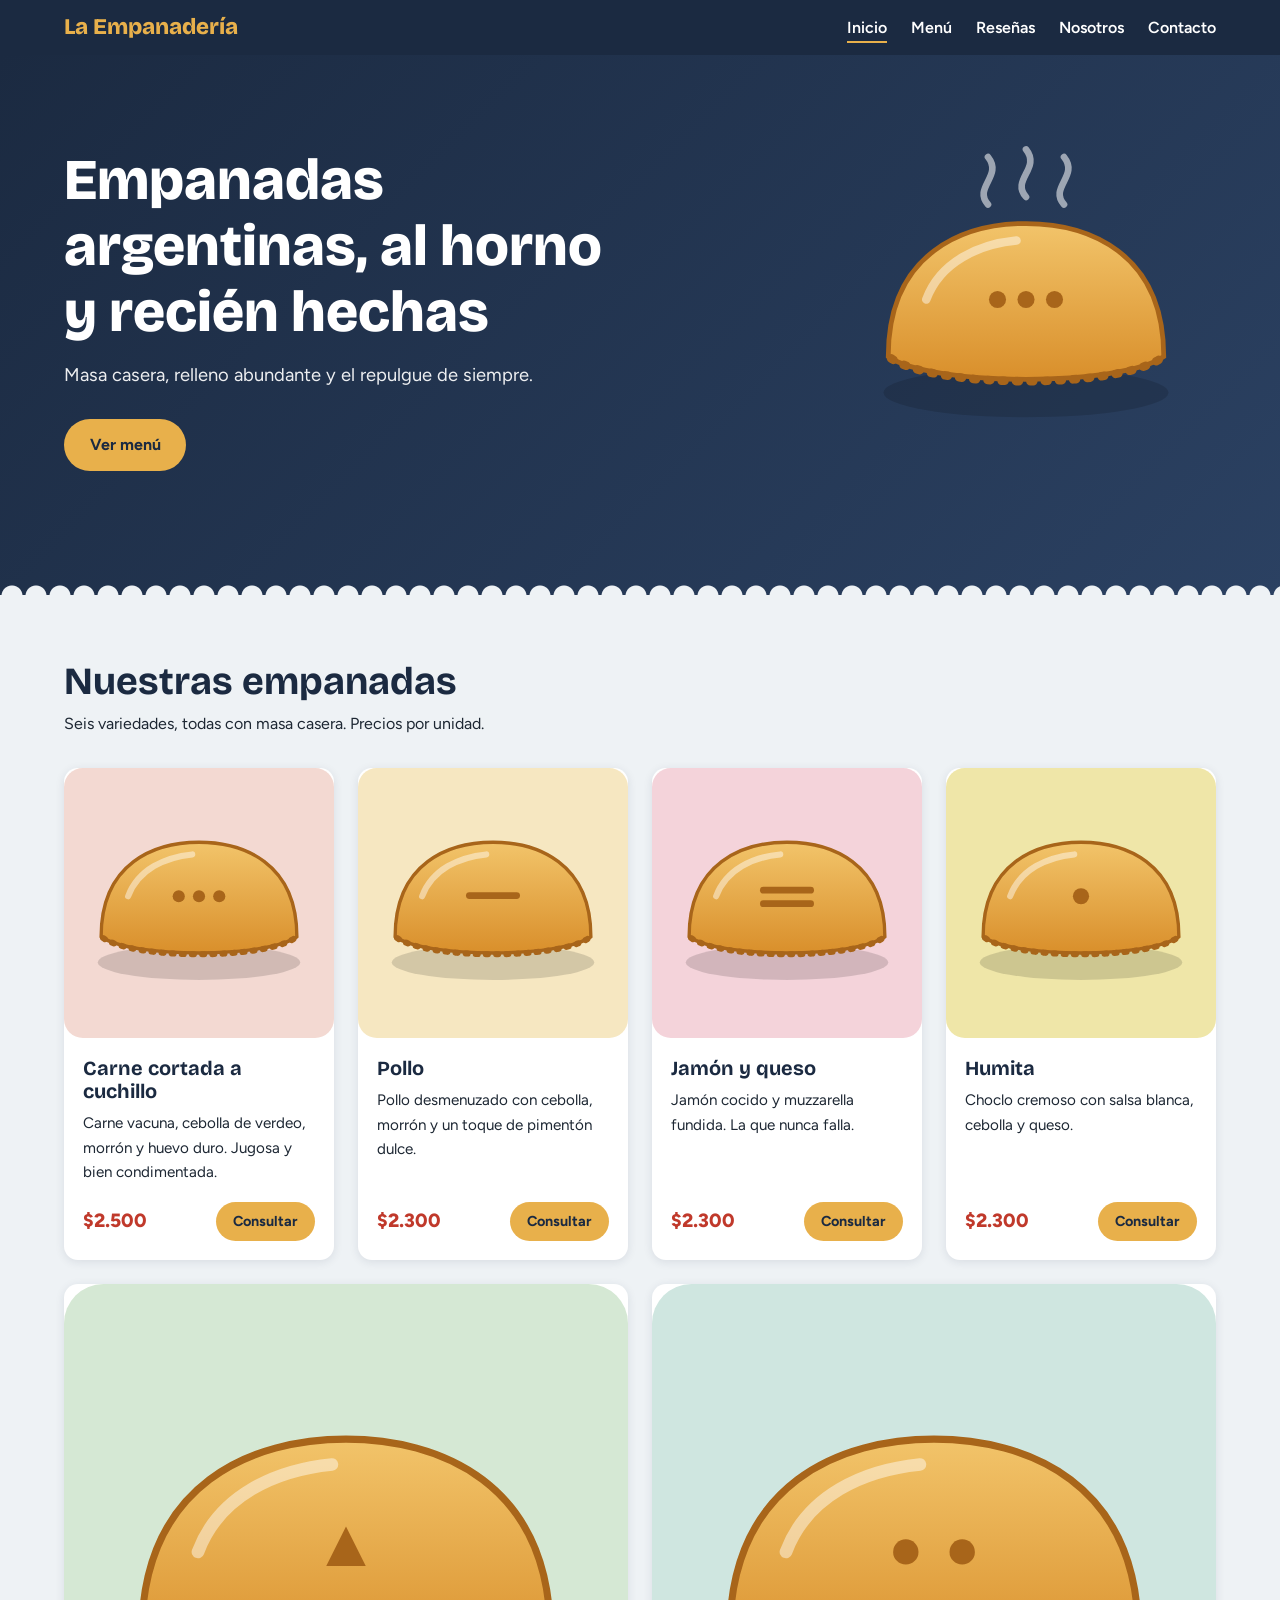
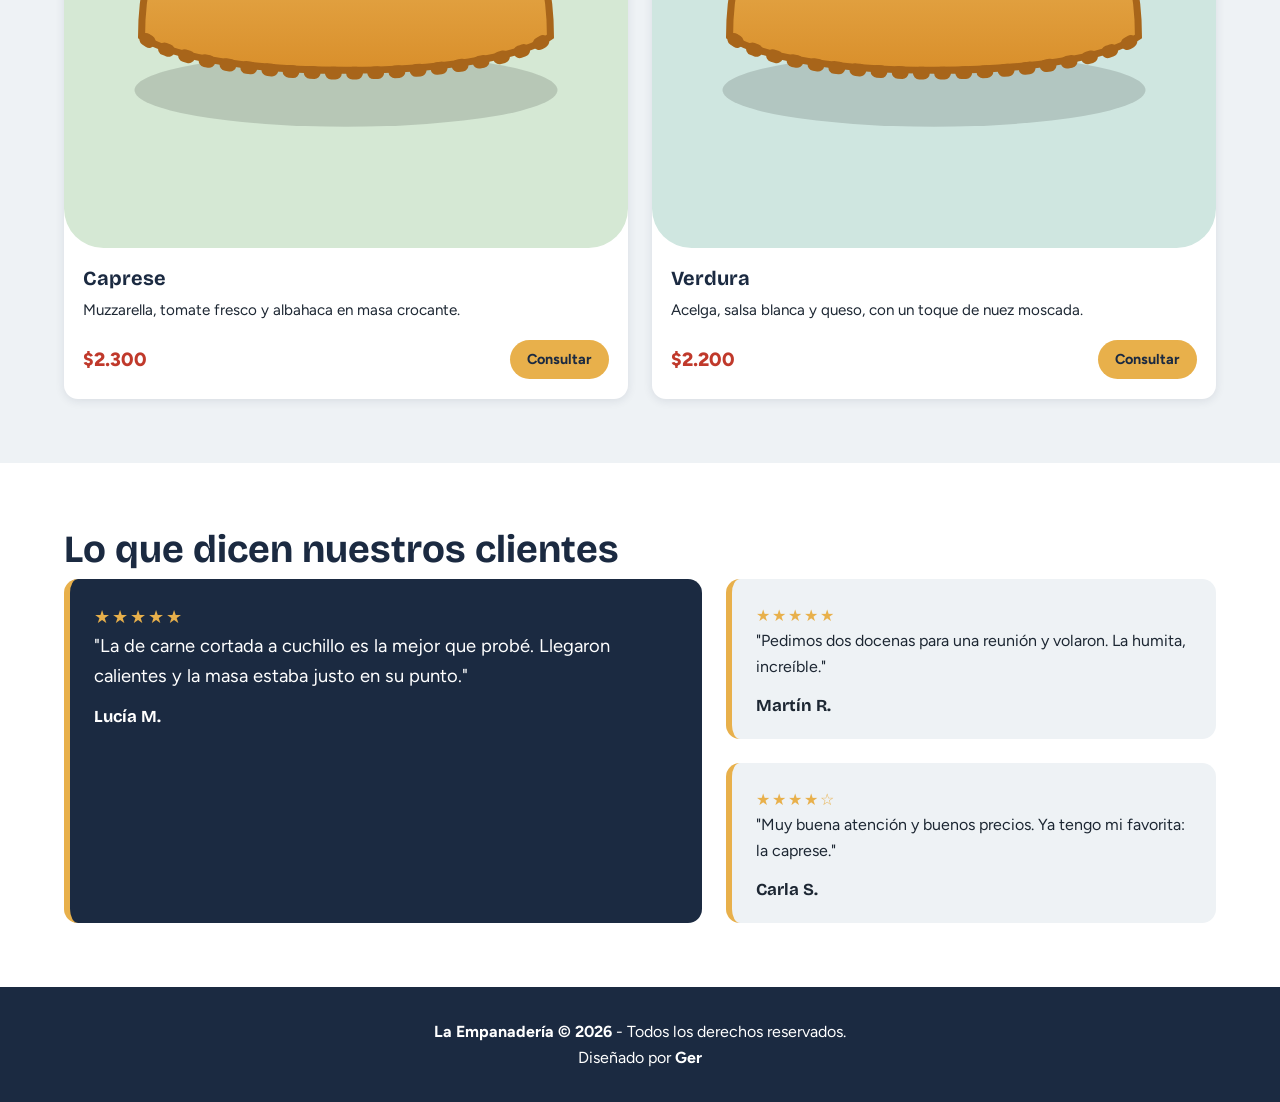
<file: index.html>
<!doctype html>
<html lang="es">
  <head>
    <meta charset="UTF-8" />
    <meta name="viewport" content="width=device-width, initial-scale=1.0" />
    <title>La Empanadería | Empanadas argentinas al horno</title>
    <link rel="preconnect" href="https://fonts.googleapis.com" />
    <link rel="preconnect" href="https://fonts.gstatic.com" crossorigin />
    <link href="https://fonts.googleapis.com/css2?family=Bricolage+Grotesque:wght@600;800&family=Figtree:wght@400;600;700&display=swap" rel="stylesheet" />
    <link rel="stylesheet" href="css/styles.css" />
  </head>
  <body>
    <header class="header">
      <a href="index.html" class="header__logo">La Empanadería</a>
      <button class="nav-toggle" type="button" aria-label="Abrir menú" aria-expanded="false" aria-controls="main-navigation">☰</button>
      <nav class="nav" id="main-navigation">
        <ul class="nav__list">
          <li class="nav__item"><a href="index.html" class="nav__link active">Inicio</a></li>
          <li class="nav__item"><a href="index.html#menu" class="nav__link">Menú</a></li>
          <li class="nav__item"><a href="index.html#resenas" class="nav__link">Reseñas</a></li>
          <li class="nav__item"><a href="pages/sobreNosotros.html" class="nav__link">Nosotros</a></li>
          <li class="nav__item"><a href="pages/contacto.html" class="nav__link">Contacto</a></li>
        </ul>
      </nav>
    </header>

    <section class="hero">
      <div class="hero__content">
        <h1 class="hero__title">Empanadas argentinas, al horno y recién hechas</h1>
        <p class="hero__subtitle">Masa casera, relleno abundante y el repulgue de siempre.</p>
        <a href="#menu" class="btn">Ver menú</a>
      </div>
      <img src="img/hero.svg" alt="Empanada dorada recién salida del horno" class="hero__img" />
    </section>

    <main>
      <section class="productos" id="menu">
        <h2 class="section-title">Nuestras empanadas</h2>
        <p class="section-subtitle">Seis variedades, todas con masa casera. Precios por unidad.</p>
        <div class="productos__container">
          <article class="card-producto">
            <img src="img/carne.svg" alt="Empanada de carne cortada a cuchillo" class="card-producto__img" />
            <div class="card-producto__body">
              <h3 class="card-producto__titulo">Carne cortada a cuchillo</h3>
              <p class="card-producto__descripcion">Carne vacuna, cebolla de verdeo, morrón y huevo duro. Jugosa y bien condimentada.</p>
              <div class="card-producto__footer">
                <span class="card-producto__precio">$2.500</span>
                <a href="pages/contacto.html" class="btn">Consultar</a>
              </div>
            </div>
          </article>
          <article class="card-producto">
            <img src="img/pollo.svg" alt="Empanada de pollo" class="card-producto__img" />
            <div class="card-producto__body">
              <h3 class="card-producto__titulo">Pollo</h3>
              <p class="card-producto__descripcion">Pollo desmenuzado con cebolla, morrón y un toque de pimentón dulce.</p>
              <div class="card-producto__footer">
                <span class="card-producto__precio">$2.300</span>
                <a href="pages/contacto.html" class="btn">Consultar</a>
              </div>
            </div>
          </article>
          <article class="card-producto">
            <img src="img/jamon-y-queso.svg" alt="Empanada de jamón y queso" class="card-producto__img" />
            <div class="card-producto__body">
              <h3 class="card-producto__titulo">Jamón y queso</h3>
              <p class="card-producto__descripcion">Jamón cocido y muzzarella fundida. La que nunca falla.</p>
              <div class="card-producto__footer">
                <span class="card-producto__precio">$2.300</span>
                <a href="pages/contacto.html" class="btn">Consultar</a>
              </div>
            </div>
          </article>
          <article class="card-producto">
            <img src="img/humita.svg" alt="Empanada de humita" class="card-producto__img" />
            <div class="card-producto__body">
              <h3 class="card-producto__titulo">Humita</h3>
              <p class="card-producto__descripcion">Choclo cremoso con salsa blanca, cebolla y queso.</p>
              <div class="card-producto__footer">
                <span class="card-producto__precio">$2.300</span>
                <a href="pages/contacto.html" class="btn">Consultar</a>
              </div>
            </div>
          </article>
          <article class="card-producto">
            <img src="img/caprese.svg" alt="Empanada de caprese" class="card-producto__img" />
            <div class="card-producto__body">
              <h3 class="card-producto__titulo">Caprese</h3>
              <p class="card-producto__descripcion">Muzzarella, tomate fresco y albahaca en masa crocante.</p>
              <div class="card-producto__footer">
                <span class="card-producto__precio">$2.300</span>
                <a href="pages/contacto.html" class="btn">Consultar</a>
              </div>
            </div>
          </article>
          <article class="card-producto">
            <img src="img/verdura.svg" alt="Empanada de verdura" class="card-producto__img" />
            <div class="card-producto__body">
              <h3 class="card-producto__titulo">Verdura</h3>
              <p class="card-producto__descripcion">Acelga, salsa blanca y queso, con un toque de nuez moscada.</p>
              <div class="card-producto__footer">
                <span class="card-producto__precio">$2.200</span>
                <a href="pages/contacto.html" class="btn">Consultar</a>
              </div>
            </div>
          </article>
        </div>
      </section>

      <section class="resenas" id="resenas">
        <h2 class="section-title">Lo que dicen nuestros clientes</h2>
        <div class="resenas__grid">
          <article class="card-resena card-resena--destacada">
            <div class="card-resena__stars" aria-label="5 estrellas">★★★★★</div>
            <p>"La de carne cortada a cuchillo es la mejor que probé. Llegaron calientes y la masa estaba justo en su punto."</p>
            <h3>Lucía M.</h3>
          </article>
          <article class="card-resena">
            <div class="card-resena__stars" aria-label="5 estrellas">★★★★★</div>
            <p>"Pedimos dos docenas para una reunión y volaron. La humita, increíble."</p>
            <h3>Martín R.</h3>
          </article>
          <article class="card-resena">
            <div class="card-resena__stars" aria-label="4 estrellas">★★★★☆</div>
            <p>"Muy buena atención y buenos precios. Ya tengo mi favorita: la caprese."</p>
            <h3>Carla S.</h3>
          </article>
        </div>
      </section>
    </main>
    <footer class="footer">
      <p><strong>La Empanadería &copy; 2026</strong> - Todos los derechos reservados.</p>
      <p>Diseñado por <strong>Ger</strong></p>
    </footer>
    <script src="js/nav.js" defer></script>
  </body>
</html>
</file>
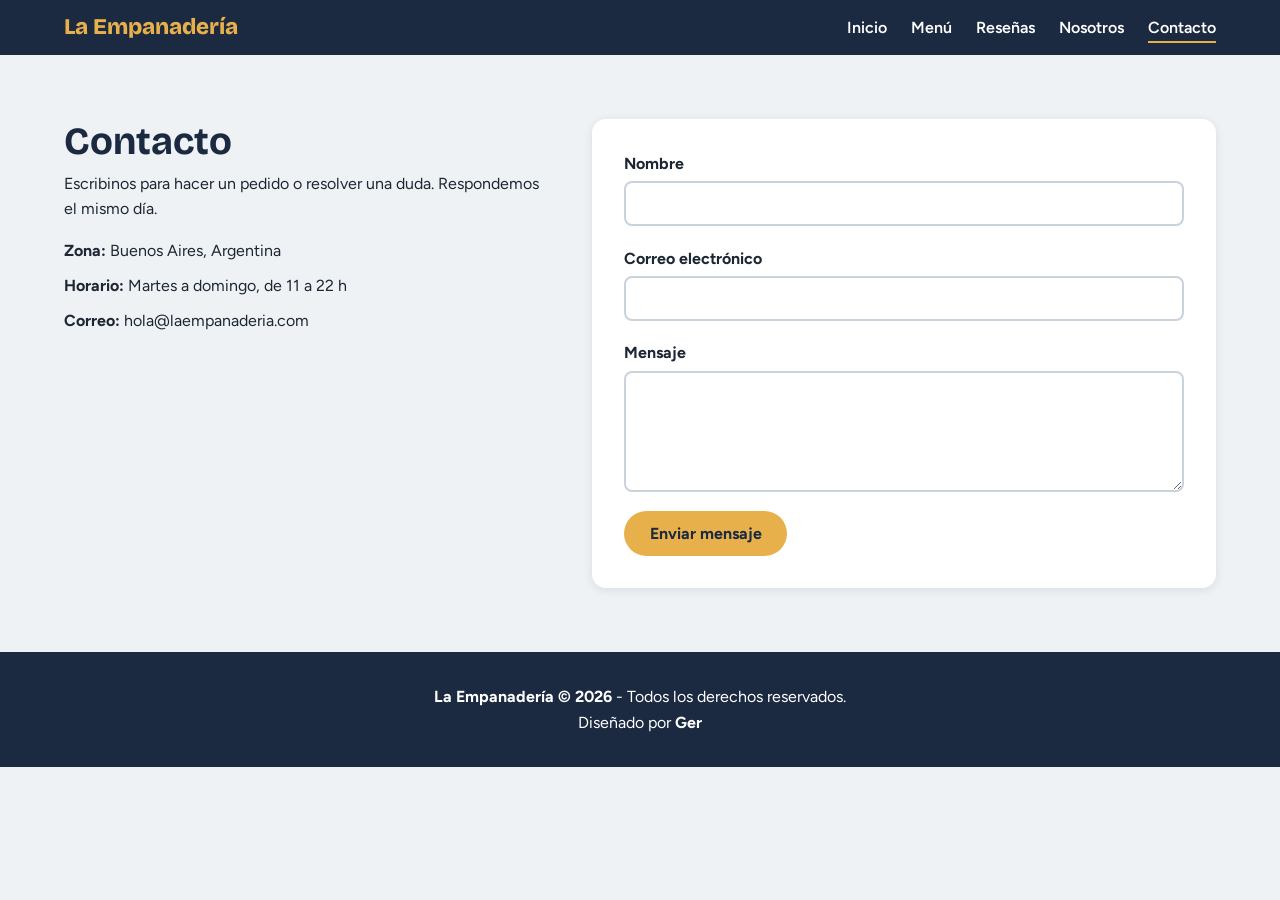
<file: pages/contacto.html>
<!doctype html>
<html lang="es">
  <head>
    <meta charset="UTF-8" />
    <meta name="viewport" content="width=device-width, initial-scale=1.0" />
    <title>Contacto | La Empanadería</title>
    <link rel="preconnect" href="https://fonts.googleapis.com" />
    <link rel="preconnect" href="https://fonts.gstatic.com" crossorigin />
    <link href="https://fonts.googleapis.com/css2?family=Bricolage+Grotesque:wght@600;800&family=Figtree:wght@400;600;700&display=swap" rel="stylesheet" />
    <link rel="stylesheet" href="../css/styles.css" />
  </head>
  <body>
    <header class="header">
      <a href="../index.html" class="header__logo">La Empanadería</a>
      <button class="nav-toggle" type="button" aria-label="Abrir menú" aria-expanded="false" aria-controls="main-navigation">☰</button>
      <nav class="nav" id="main-navigation">
        <ul class="nav__list">
          <li class="nav__item"><a href="../index.html" class="nav__link">Inicio</a></li>
          <li class="nav__item"><a href="../index.html#menu" class="nav__link">Menú</a></li>
          <li class="nav__item"><a href="../index.html#resenas" class="nav__link">Reseñas</a></li>
          <li class="nav__item"><a href="../pages/sobreNosotros.html" class="nav__link">Nosotros</a></li>
          <li class="nav__item"><a href="../pages/contacto.html" class="nav__link active">Contacto</a></li>
        </ul>
      </nav>
    </header>

    <main>
      <section class="contacto">
        <div class="contacto__datos">
          <h1 class="section-title">Contacto</h1>
          <p>Escribinos para hacer un pedido o resolver una duda. Respondemos el mismo día.</p>
          <ul>
            <li><strong>Zona:</strong> Buenos Aires, Argentina</li>
            <li><strong>Horario:</strong> Martes a domingo, de 11 a 22 h</li>
            <li><strong>Correo:</strong> hola@laempanaderia.com</li>
          </ul>
        </div>
        <!-- Reemplazá TU_ID por el código de tu formulario de Formspree -->
        <form class="form" action="https://formspree.io/f/TU_ID" method="POST">
          <div class="form__grupo">
            <label for="nombre">Nombre</label>
            <input type="text" id="nombre" name="nombre" required />
          </div>
          <div class="form__grupo">
            <label for="email">Correo electrónico</label>
            <input type="email" id="email" name="email" required />
          </div>
          <div class="form__grupo">
            <label for="mensaje">Mensaje</label>
            <textarea id="mensaje" name="mensaje" rows="5" required></textarea>
          </div>
          <button type="submit" class="btn">Enviar mensaje</button>
        </form>
      </section>
    </main>
    <footer class="footer">
      <p><strong>La Empanadería &copy; 2026</strong> - Todos los derechos reservados.</p>
      <p>Diseñado por <strong>Ger</strong></p>
    </footer>
    <script src="../js/nav.js" defer></script>
  </body>
</html>
</file>
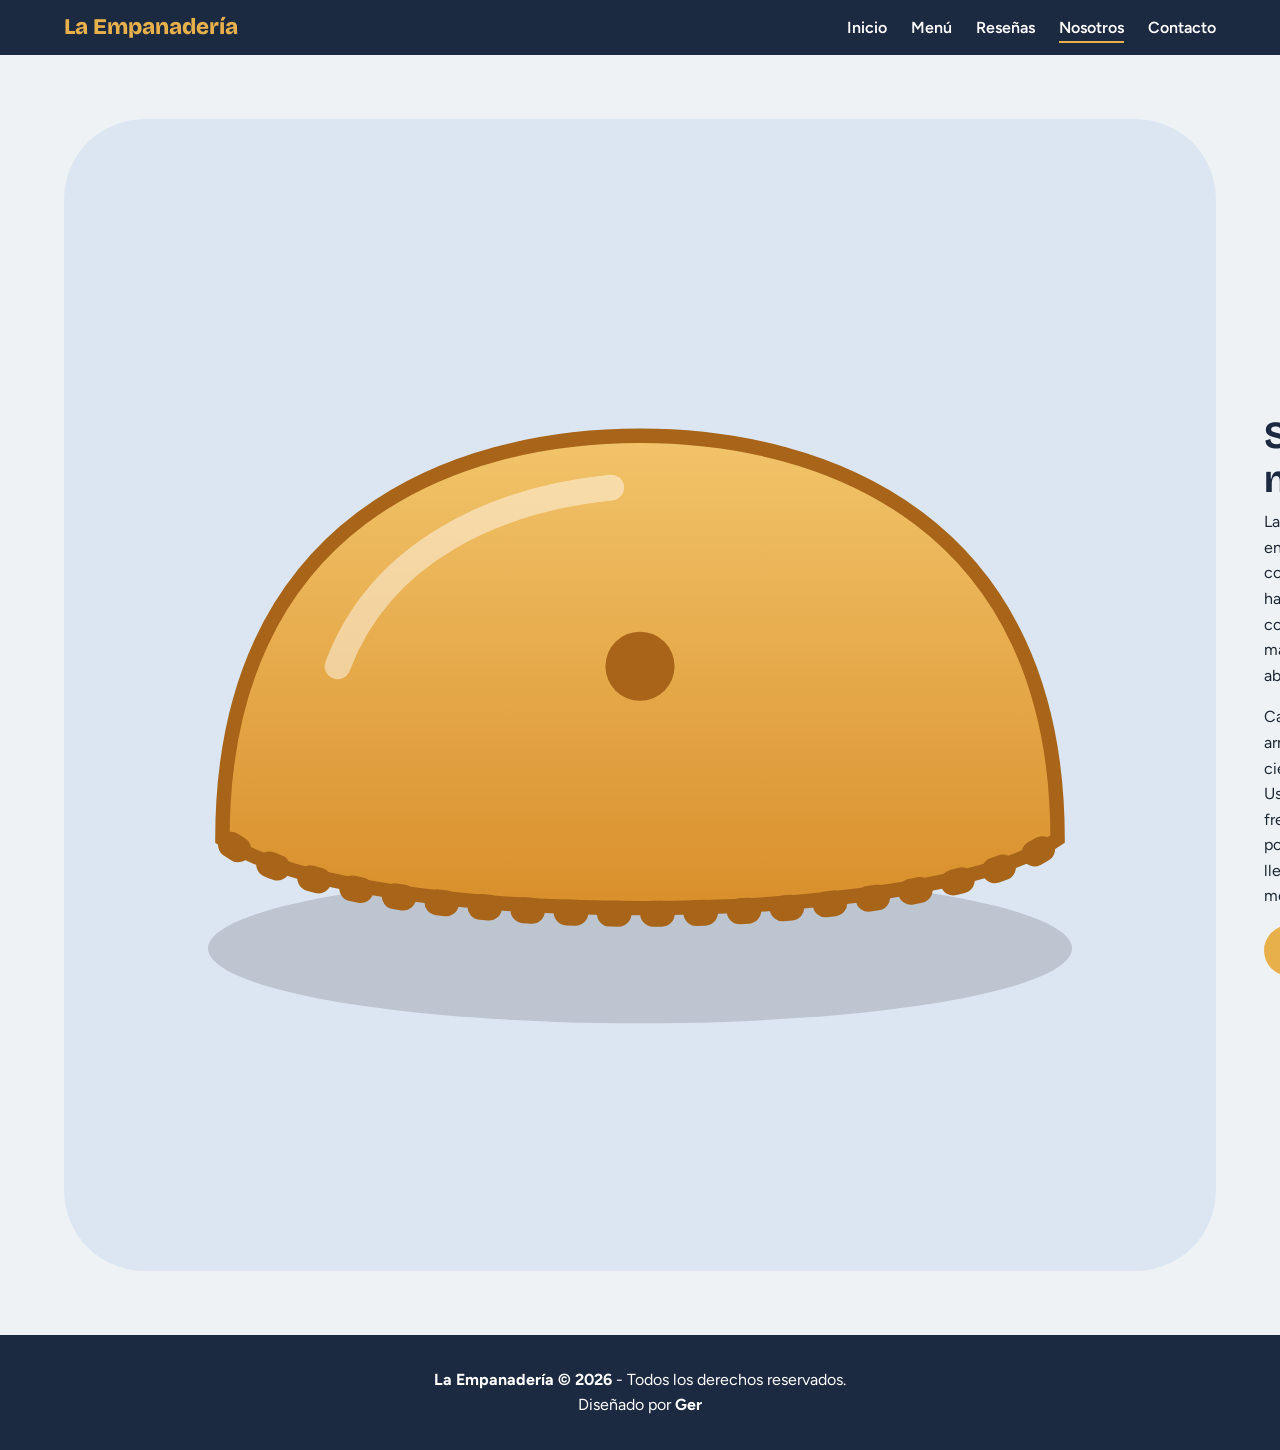
<file: pages/sobreNosotros.html>
<!doctype html>
<html lang="es">
  <head>
    <meta charset="UTF-8" />
    <meta name="viewport" content="width=device-width, initial-scale=1.0" />
    <title>Nosotros | La Empanadería</title>
    <link rel="preconnect" href="https://fonts.googleapis.com" />
    <link rel="preconnect" href="https://fonts.gstatic.com" crossorigin />
    <link href="https://fonts.googleapis.com/css2?family=Bricolage+Grotesque:wght@600;800&family=Figtree:wght@400;600;700&display=swap" rel="stylesheet" />
    <link rel="stylesheet" href="../css/styles.css" />
  </head>
  <body>
    <header class="header">
      <a href="../index.html" class="header__logo">La Empanadería</a>
      <button class="nav-toggle" type="button" aria-label="Abrir menú" aria-expanded="false" aria-controls="main-navigation">☰</button>
      <nav class="nav" id="main-navigation">
        <ul class="nav__list">
          <li class="nav__item"><a href="../index.html" class="nav__link">Inicio</a></li>
          <li class="nav__item"><a href="../index.html#menu" class="nav__link">Menú</a></li>
          <li class="nav__item"><a href="../index.html#resenas" class="nav__link">Reseñas</a></li>
          <li class="nav__item"><a href="../pages/sobreNosotros.html" class="nav__link active">Nosotros</a></li>
          <li class="nav__item"><a href="../pages/contacto.html" class="nav__link">Contacto</a></li>
        </ul>
      </nav>
    </header>

    <main>
      <section class="nosotros">
        <img src="../img/nosotros.svg" alt="Empanada con repulgue artesanal" class="nosotros__img" />
        <div class="nosotros__texto">
          <h1 class="section-title">Sobre nosotros</h1>
          <p>La Empanadería nació en una cocina familiar, con una idea simple: hacer empanadas como las de casa, con masa casera y rellenos abundantes.</p>
          <p>Cada empanada se arma a mano y se cierra con repulgue. Usamos ingredientes frescos y horneamos por tandas para que lleguen calientes a tu mesa.</p>
          <a href="contacto.html" class="btn">Escribinos</a>
        </div>
      </section>
    </main>
    <footer class="footer">
      <p><strong>La Empanadería &copy; 2026</strong> - Todos los derechos reservados.</p>
      <p>Diseñado por <strong>Ger</strong></p>
    </footer>
    <script src="../js/nav.js" defer></script>
  </body>
</html>
</file>
<file: css/styles.css>
/* ===== Variables ===== */
:root {
  --tinta: #1b2a41;
  --tinta-2: #2b4162;
  --masa: #e8b04b;
  --aji: #c0392b;
  --fondo: #eef2f5;
  --blanco: #ffffff;
  --texto: #1d2733;
  --radio: 14px;
}

/* ===== Base ===== */
* { box-sizing: border-box; margin: 0; padding: 0; }
html { scroll-behavior: smooth; }
body {
  font-family: "Figtree", sans-serif;
  color: var(--texto);
  background: var(--fondo);
  line-height: 1.6;
}
h1, h2, h3, .header__logo {
  font-family: "Bricolage Grotesque", sans-serif;
  line-height: 1.15;
}
img { max-width: 100%; display: block; }
a { color: inherit; }
:focus-visible { outline: 3px solid var(--masa); outline-offset: 3px; }

/* ===== Header y navegación ===== */
.header {
  background: var(--tinta);
  color: var(--blanco);
  display: flex;
  justify-content: space-between;
  align-items: center;
  padding: 0.9rem 5%;
  position: sticky;
  top: 0;
  z-index: 10;
}
.header__logo { font-size: 1.4rem; font-weight: 800; text-decoration: none; color: var(--masa); }
.nav__list { list-style: none; display: flex; gap: 1.5rem; }
.nav__link { text-decoration: none; font-weight: 600; padding: 0.3rem 0; border-bottom: 2px solid transparent; }
.nav__link:hover, .nav__link.active { border-bottom-color: var(--masa); }
.nav-toggle { display: none; background: none; border: 0; color: var(--blanco); font-size: 1.6rem; cursor: pointer; }

/* ===== Hero (fondo con degradado) ===== */
.hero {
  position: relative;
  background: linear-gradient(135deg, var(--tinta) 0%, var(--tinta-2) 100%);
  color: var(--blanco);
  display: flex;
  align-items: center;
  justify-content: space-between;
  gap: 2rem;
  padding: 4rem 5% 6rem;
}
.hero::after {
  content: "";
  position: absolute;
  left: 0; right: 0; bottom: -1px;
  height: 16px;
  background: radial-gradient(circle at 12px 16px, var(--fondo) 10px, transparent 11px) repeat-x;
  background-size: 24px 16px;
}
.hero__content { max-width: 540px; }
.hero__title { font-size: clamp(2.2rem, 5vw, 3.6rem); font-weight: 800; margin-bottom: 1rem; }
.hero__subtitle { font-size: 1.15rem; margin-bottom: 1.8rem; opacity: 0.92; }
.hero__img { width: min(380px, 40vw); }
.btn {
  display: inline-block;
  background: var(--masa);
  color: var(--tinta);
  font-weight: 700;
  text-decoration: none;
  padding: 0.8rem 1.6rem;
  border-radius: 999px;
  border: 0;
  cursor: pointer;
  font-family: inherit;
  font-size: 1rem;
}
.btn:hover { background: #f0c068; }

/* ===== Secciones ===== */
main section { padding: 4rem 5%; }
.section-title { font-size: clamp(1.7rem, 3.5vw, 2.4rem); color: var(--tinta); margin-bottom: 0.5rem; }
.section-subtitle { margin-bottom: 2rem; max-width: 60ch; }

/* ===== Productos (Flexbox) ===== */
.productos__container { display: flex; flex-wrap: wrap; gap: 1.5rem; }
.card-producto {
  flex: 1 1 260px;
  max-width: 100%;
  background: var(--blanco);
  border-radius: var(--radio);
  overflow: hidden;
  display: flex;
  flex-direction: column;
  box-shadow: 0 2px 10px rgba(27, 42, 65, 0.1);
}
.card-producto__body { padding: 1.2rem; display: flex; flex-direction: column; flex: 1; gap: 0.5rem; }
.card-producto__titulo { font-size: 1.25rem; color: var(--tinta); }
.card-producto__descripcion { flex: 1; font-size: 0.95rem; }
.card-producto__footer { display: flex; justify-content: space-between; align-items: center; margin-top: 0.6rem; }
.card-producto__precio { font-weight: 800; font-size: 1.2rem; color: var(--aji); }
.card-producto .btn { padding: 0.5rem 1.1rem; font-size: 0.9rem; }

/* ===== Reseñas (Grid) ===== */
.resenas { background: var(--blanco); }
.resenas__grid {
  display: grid;
  grid-template-columns: 1.3fr 1fr;
  grid-template-rows: auto auto;
  gap: 1.5rem;
}
.card-resena {
  background: var(--fondo);
  border-left: 6px solid var(--masa);
  border-radius: var(--radio);
  padding: 1.5rem;
}
.card-resena--destacada { grid-row: span 2; background: var(--tinta); color: var(--blanco); font-size: 1.15rem; }
.card-resena h3 { font-size: 1.05rem; margin-top: 1rem; }
.card-resena__stars { color: var(--masa); letter-spacing: 2px; }

/* ===== Nosotros ===== */
.nosotros { display: flex; align-items: center; gap: 3rem; }
.nosotros__img { flex: 0 0 340px; border-radius: var(--radio); }
.nosotros__texto p { margin-bottom: 1rem; max-width: 60ch; }

/* ===== Contacto ===== */
.contacto { display: grid; grid-template-columns: 1fr 1.3fr; gap: 3rem; align-items: start; }
.contacto__datos ul { list-style: none; margin-top: 1rem; }
.contacto__datos li { margin-bottom: 0.6rem; }
.form { background: var(--blanco); padding: 2rem; border-radius: var(--radio); box-shadow: 0 2px 10px rgba(27, 42, 65, 0.1); }
.form__grupo { display: flex; flex-direction: column; margin-bottom: 1.2rem; }
.form label { font-weight: 700; margin-bottom: 0.3rem; }
.form input, .form textarea {
  font-family: inherit;
  font-size: 1rem;
  padding: 0.7rem;
  border: 2px solid #c9d3dd;
  border-radius: 8px;
}
.form input:focus, .form textarea:focus { border-color: var(--tinta-2); }

/* ===== Footer ===== */
.footer { background: var(--tinta); color: var(--blanco); text-align: center; padding: 2rem 5%; }
.footer a { color: var(--masa); }

/* ===== Media Queries ===== */
@media (max-width: 900px) {
  .hero { flex-direction: column-reverse; text-align: center; padding-bottom: 5rem; }
  .hero__img { width: 240px; }
  .resenas__grid { grid-template-columns: 1fr; }
  .card-resena--destacada { grid-row: auto; }
  .nosotros { flex-direction: column; }
  .nosotros__img { flex-basis: auto; width: 100%; max-width: 340px; }
  .contacto { grid-template-columns: 1fr; gap: 2rem; }
}
@media (max-width: 700px) {
  .nav-toggle { display: block; }
  .nav { display: none; position: absolute; top: 100%; left: 0; right: 0; background: var(--tinta); padding: 1rem 5% 1.5rem; }
  .nav.nav--abierto { display: block; }
  .nav__list { flex-direction: column; gap: 1rem; }
  main section { padding: 3rem 5%; }
  .form { padding: 1.2rem; }
}
</file>
